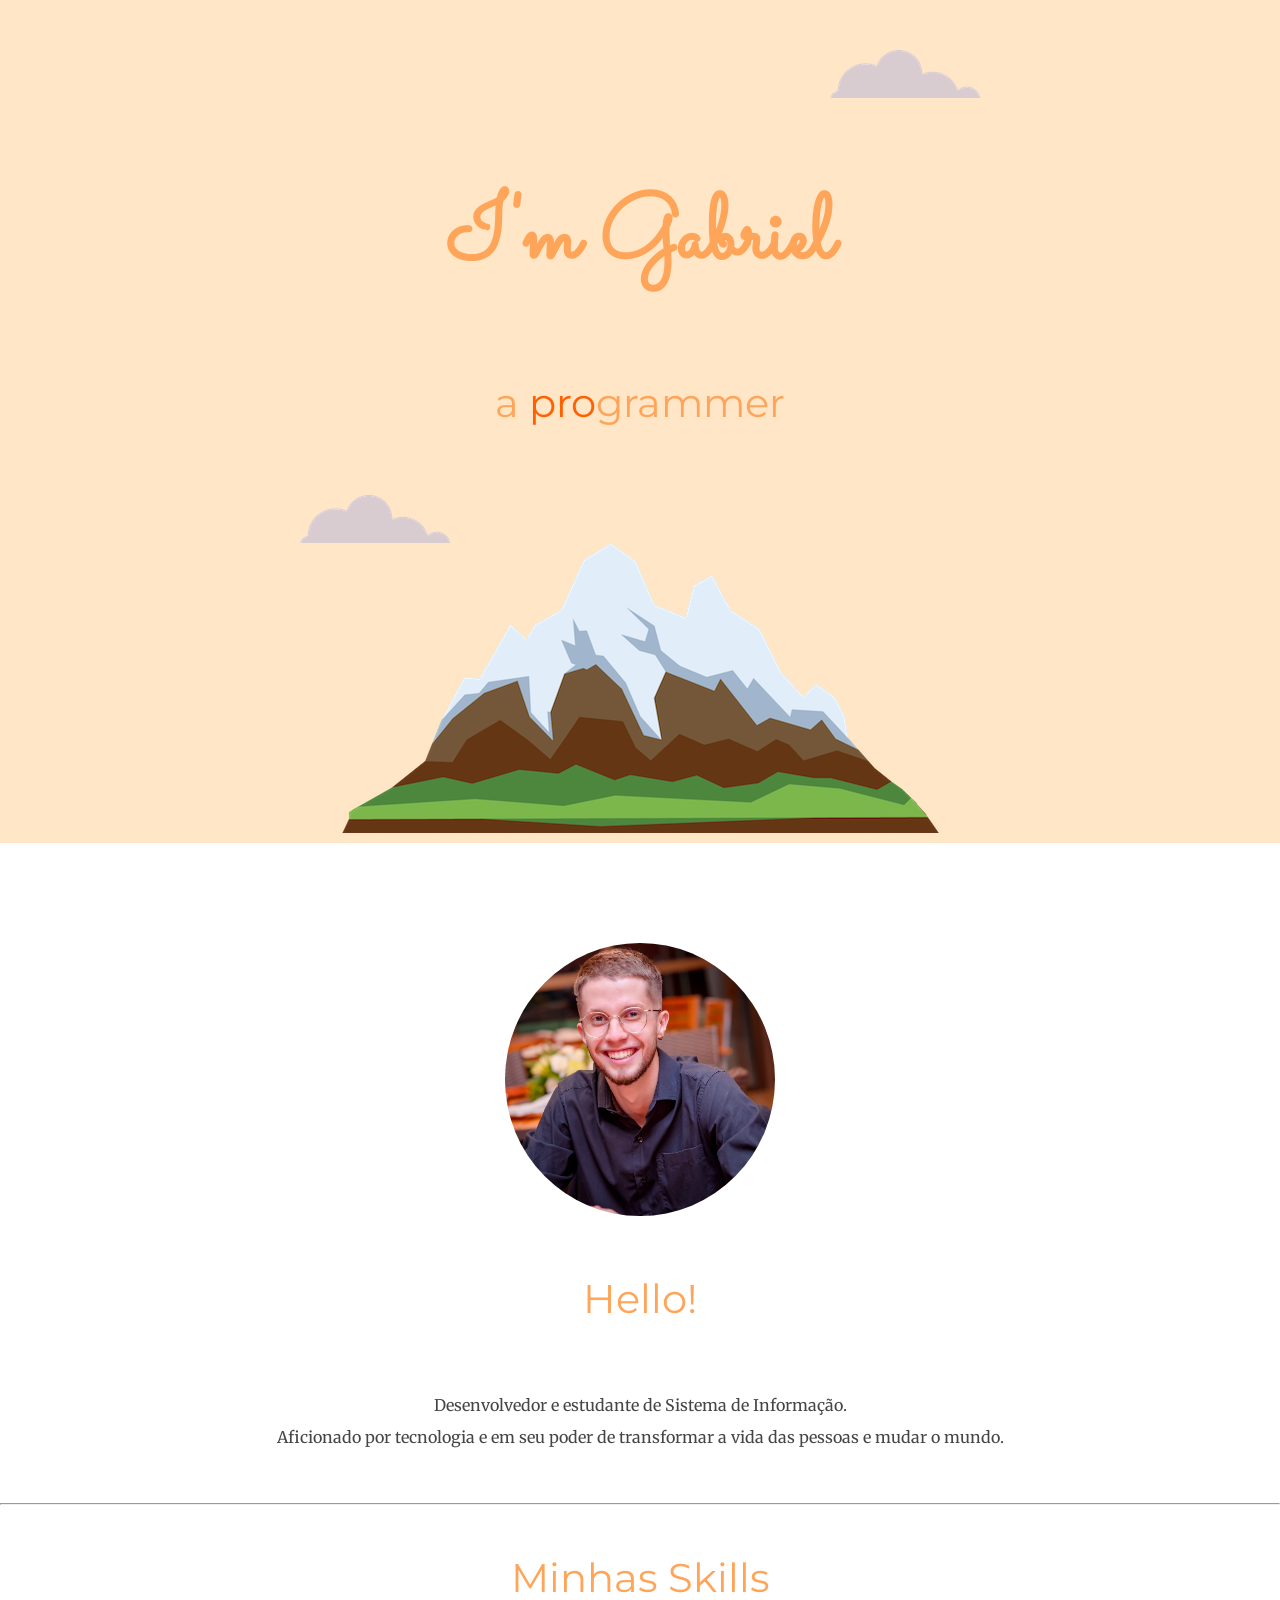
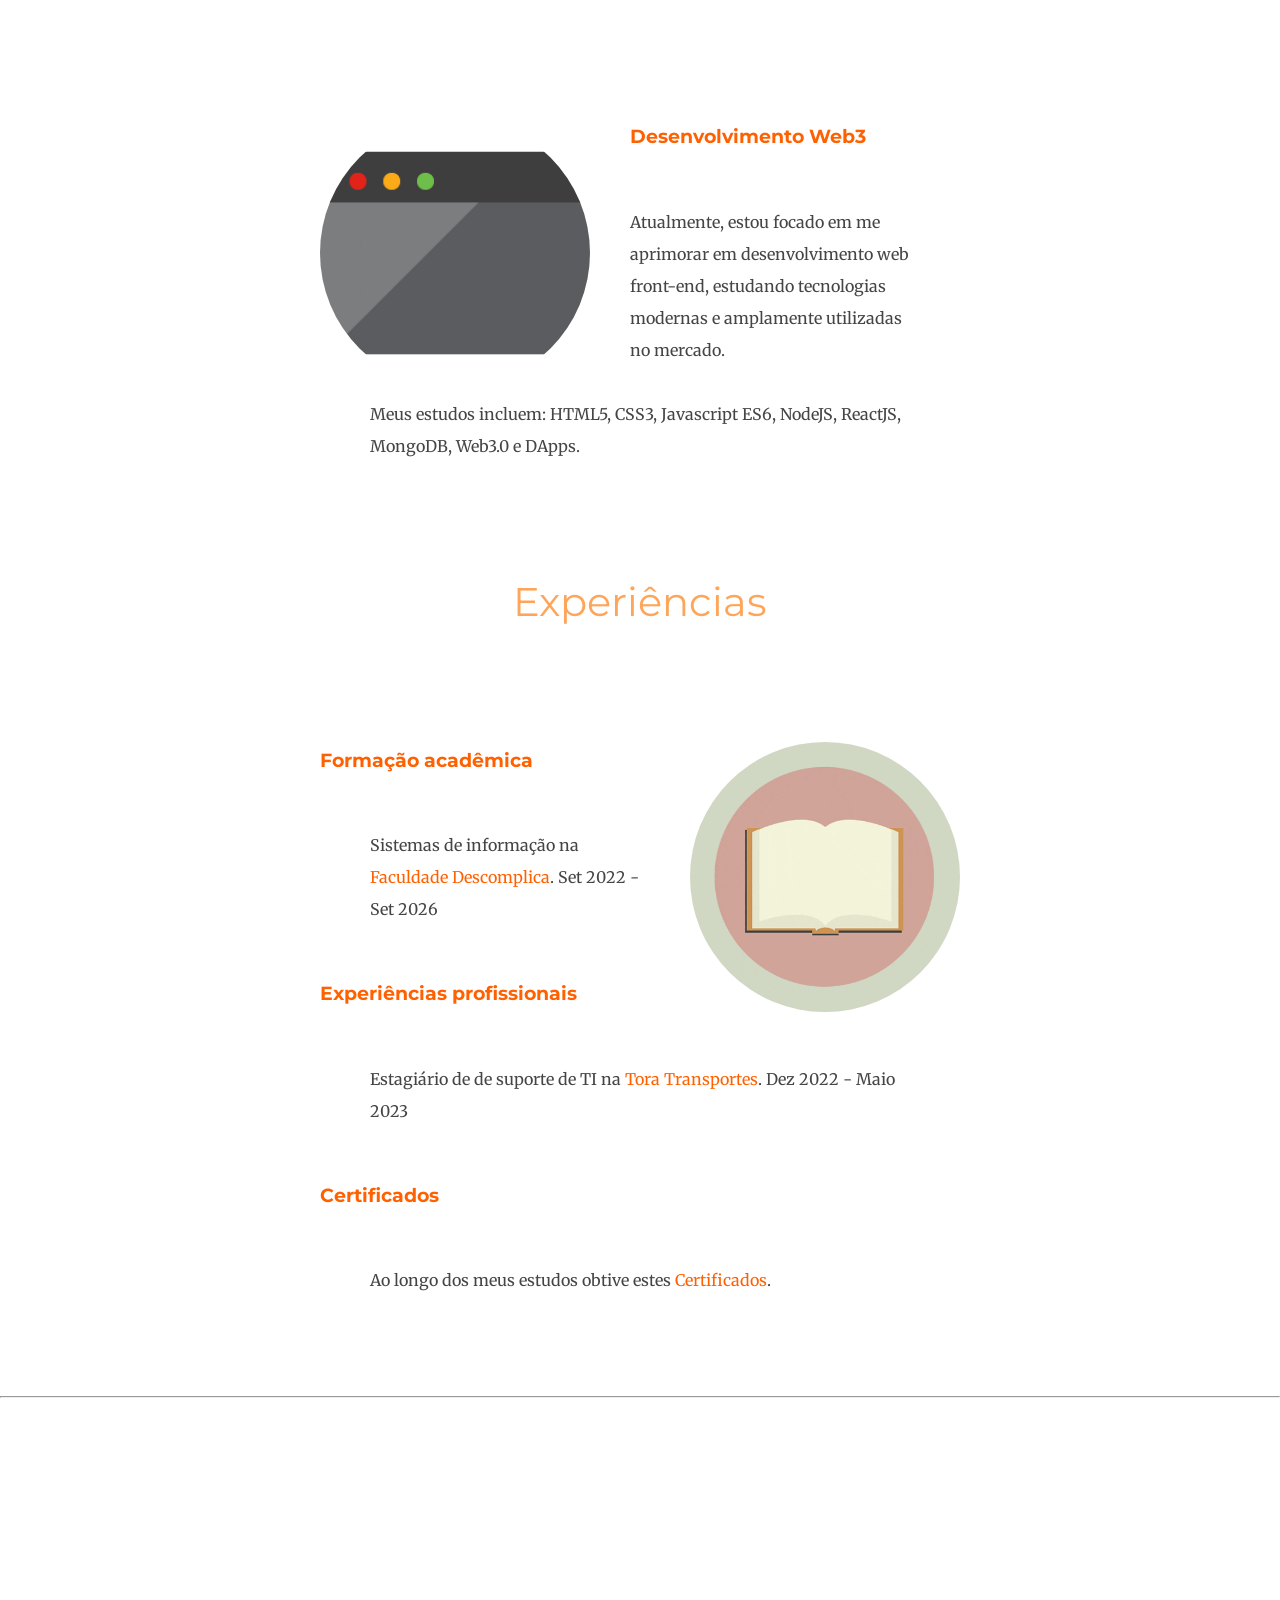
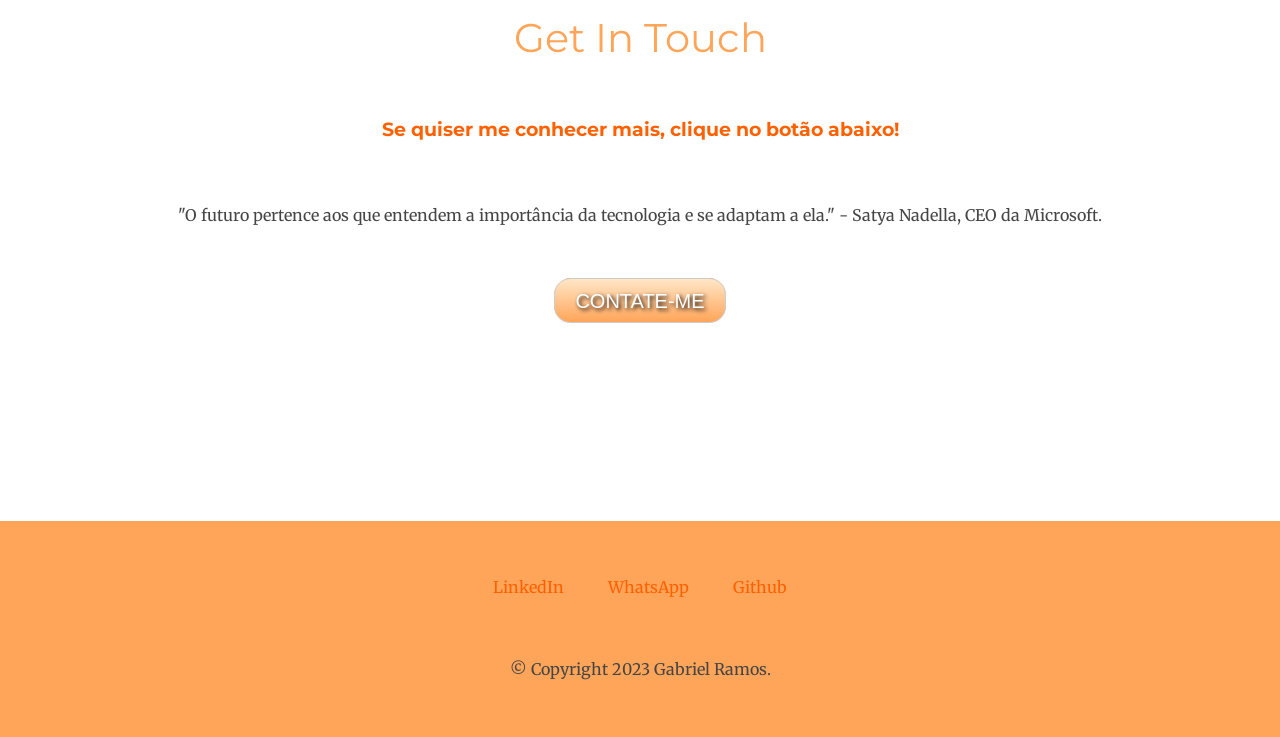
<file: index.html>
<!DOCTYPE html>
<html lang="pt-BR">

<head>
    <meta charset="UTF-8">
    <meta http-equiv="X-UA-Compatible" content="IE=edge">
    <meta name="viewport" content="width=device-width, initial-scale=1.0">
    <link rel="stylesheet" type="text/css" href="css/style.css" media="screen">
    <link rel="icon" href="img/android-chrome-512x512.png">
    <link rel="preconnect" href="https://fonts.googleapis.com">
<link rel="preconnect" href="https://fonts.gstatic.com" crossorigin>
<link href="https://fonts.googleapis.com/css2?family=Merriweather&family=Montserrat&family=Sacramento&display=swap" rel="stylesheet">
    <title>Gabriel Ramos</title>
</head>

<body>
    <header>

    </header>

    <main>
        <div class="top-container">
            <img class="top-cloud" src="img/cloud.png" alt="cloud-img">
            <h1>I'm Gabriel</h1>
            <h2>a <span class="pro">pro</span>grammer</h2>
            <img class="bottom-cloud"  src="img/cloud.png" alt="cloud-img">
            <img src="img/mountain.png" alt="mountain-img">
        </div>
        <div class="middle-container">
            <div class="profile">
              <img class="perfil-foto" src="img/foto-perfil.jpeg" alt="Minha foto de perfil">
              <h2>Hello!</h2>
              <p>Desenvolvedor e estudante de Sistema de Informação. <br>
                Aficionado por tecnologia e em seu poder de transformar a vida das pessoas e mudar o mundo.</p>
            </div>
            <hr>
            <div class="about">
              <h2>Minhas Skills</h2>
              <div class="skill-row">
                <img class="foto-web" src="img/giphy (1).gif" alt="gif de um código">
                <h3>Desenvolvimento Web3</h3>
                <p>Atualmente, estou focado em me aprimorar em desenvolvimento web front-end, estudando tecnologias modernas e amplamente utilizadas no mercado.<br>
                    <br>Meus estudos incluem: HTML5, CSS3, Javascript ES6, NodeJS, ReactJS, MongoDB, Web3.0 e DApps.</p>
              </div>
              <h2>Experiências</h2>
              <div class="skill-row">
                <img class="foto-livro" src="img/giphy.gif" alt="gif de um livro">
                <h3>Formação acadêmica</h3>
                <p>Sistemas de informação na <a href="https://descomplica.com.br/faculdade/" target="_blank">Faculdade Descomplica</a>. Set 2022 - Set 2026</p>
                <h3>Experiências profissionais</h3>
                <p>Estagiário de de suporte de TI na <a href="https://tora.com.br/?gclid=CjwKCAjwitShBhA6EiwAq3RqA5WRQVuWbzne1Mt30epawzN8vlIstln8vOw2cmplfs41BYhvaXciDxoCkrQQAvD_BwE" target="_blank">Tora Transportes</a>. Dez 2022 - Maio 2023</p>
                <h3>Certificados</h3>
                <p>Ao longo dos meus estudos obtive estes<a href="https://drive.google.com/drive/folders/1IhJllszrxeZV8mcyFAvowCb2UZG8vqTk?usp=share_link" target="_blank"> Certificados</a>.</p>
              </div>
            </div>
            <hr>
            <div class="contact-me">
              <h2>Get In Touch</h2>
              <h3>Se quiser me conhecer mais, clique no botão abaixo!</h3>
              <p>"O futuro pertence aos que entendem a importância da tecnologia e se adaptam a ela." - Satya Nadella, CEO da Microsoft.</p>
              <a class="btn" href="mailto:grcd1512@gmail.com">CONTATE-ME</a>
            </div>
          </div>   
    </main>

    <footer>
      <div class="bottom-container">
        <a class="footer-link" href="https://www.linkedin.com/in/gabrielramos1512/" target="_blank">LinkedIn</a>
        <a class="footer-link" href="https://wa.me/5531986516620" target="_blank">WhatsApp</a>
        <a class="footer-link" href="https://github.com/BielRamoss" target="_blank">Github</a>
        <p>&#169; Copyright 2023 Gabriel Ramos.</p>
      </div>
    </footer>
</body>

</html>
</file>
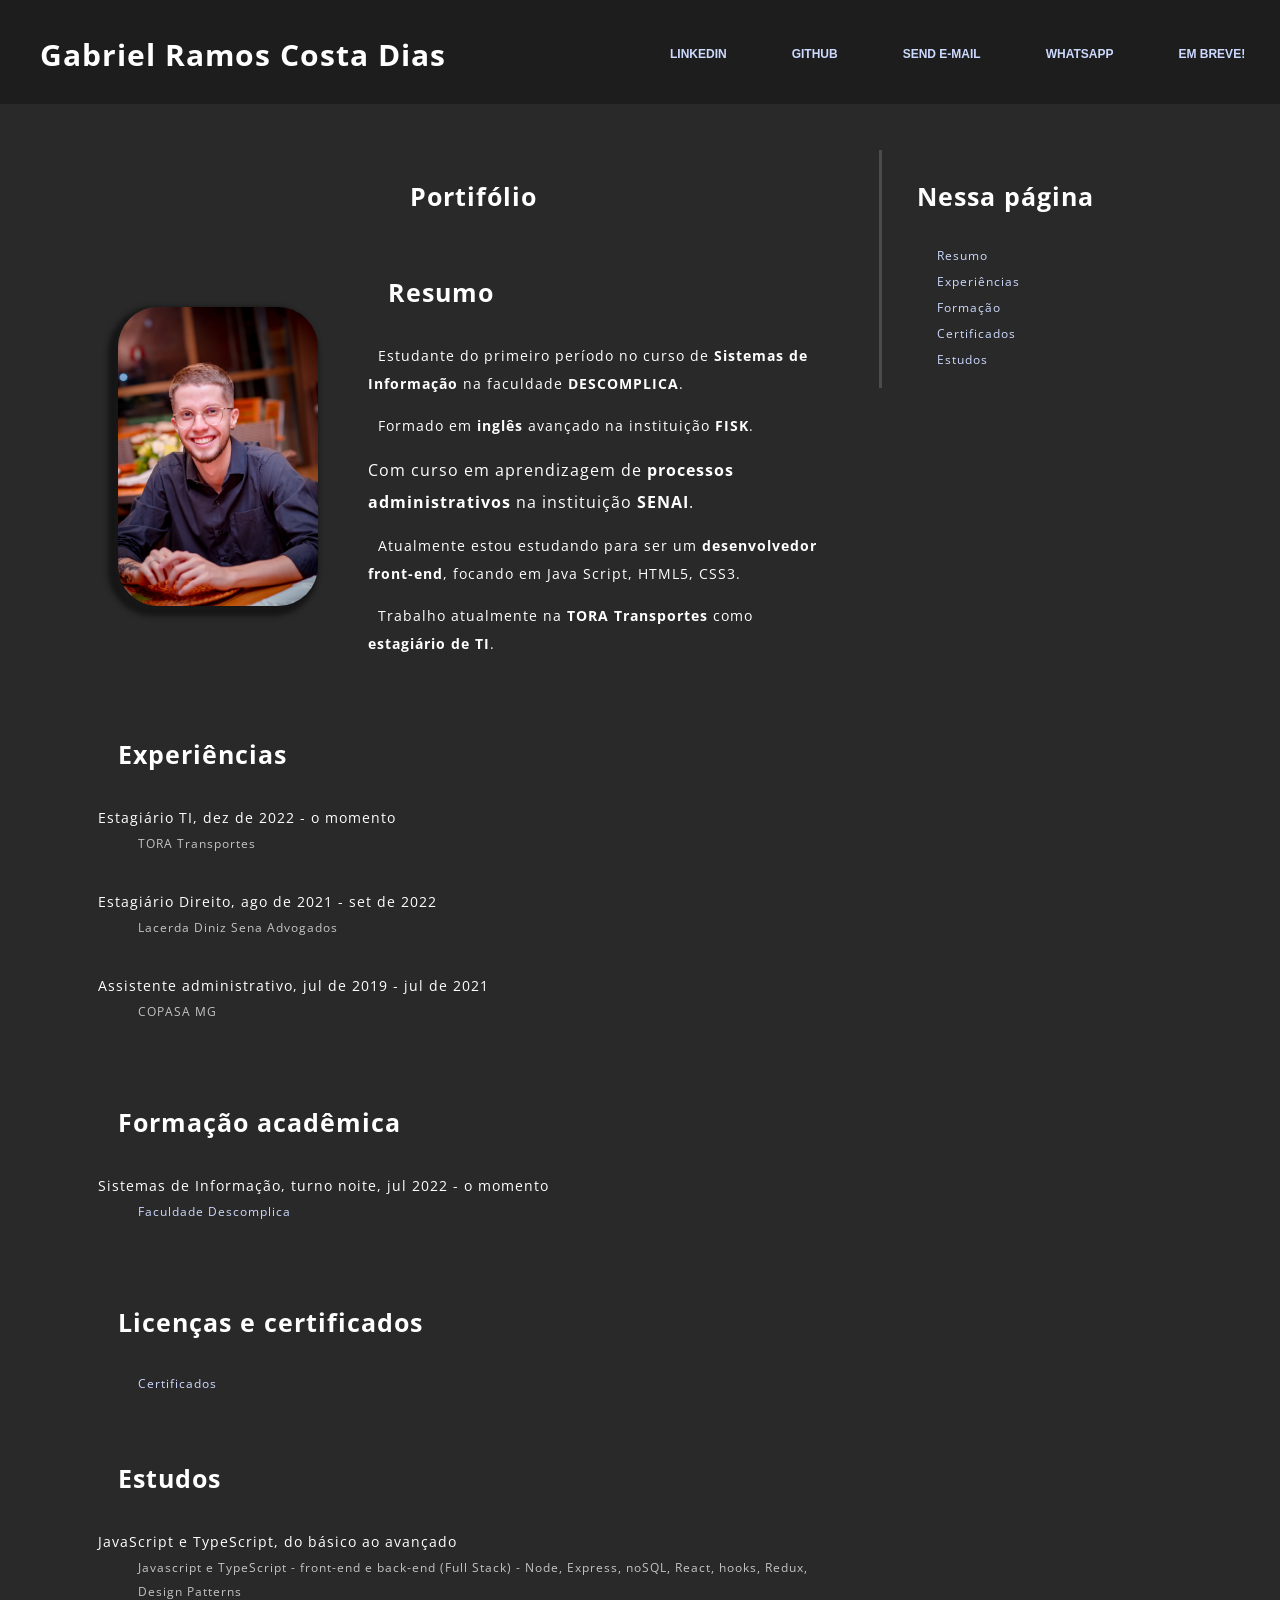
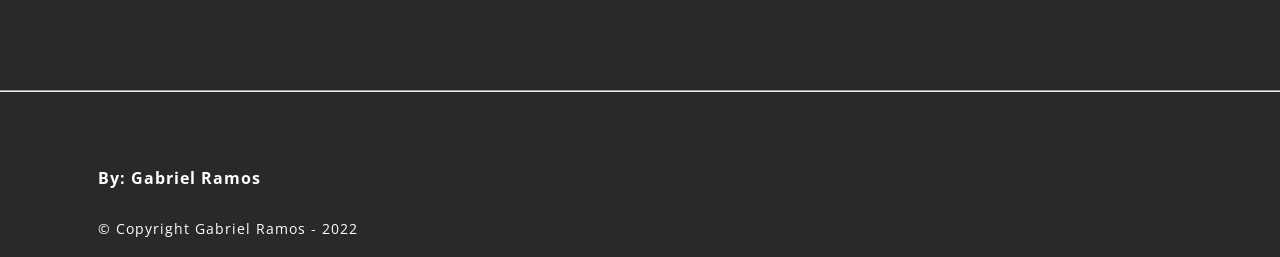
<file: Portifolio/index.html>
<!DOCTYPE html>
<html lang="pt-BR">

<head>
    <meta charset="UTF-8">
    <link href="style/estilo.css" rel="stylesheet">
    <link href="style/index.css" rel="stylesheet">
    <link href="http://fonts.googleapis.com/css?family=Open+Sans" rel="stylesheet">
    <meta http-equiv="X-UA-Compatible" content="IE=edge">
    <meta name="viewport" content="width=device-width, initial-scale=1.0">
    <title>Portifólio - Gabriel Ramos</title>
</head>

<body>
    <main>
        <div class="portifolio">
            <header>
                <div id="cabecalho">
                    <h1>Gabriel Ramos Costa Dias</h1>
                    <nav>
                        <ul id="menu">
                            <button class="link-nav">
                                <li><a href="https://www.linkedin.com/in/gabrielramos1512/" target="_blank"
                                        class="link-nav">LinkedIn</a>
                                </li>
                            </button>
                            <button class="link-nav">
                                <li><a href="https://github.com/BielRamoss/BielRamoss" target="_blank"
                                        class="link-nav">GitHub</a></li>
                            </button>
                            <button class="link-nav">
                                <li><a href="mailto: grcd1512@gmail.com" target="_blank" class="link-nav">Send
                                        E-mail</a>
                                </li>
                            </button>
                            <button class="link-nav">
                                <li><a href="https://wa.me/5531986516620" target="_blank" class="link-nav">WhatsApp</a>
                                </li>
                            </button>
                            <button class="link-nav">
                                <li><a href="projetos.html" class="link-nav">Em breve!</a></li>
                        </ul>
                        <nav>
                </div>
            </header>

            <div class="corpo">
                <div>
                    <h2>Portifólio</h2>
                    <div class="resumo">
                        <img src="imagens/foto-perfil.jpeg" class="foto-perfil" alt="minha foto de perfil"
                            width="200px">
                        <div class="resumo-txt">
                            <h3 id="resumo">Resumo</h3>
                            <p>Estudante do primeiro período no curso de <strong>Sistemas de Informação</strong> na
                                faculdade
                                <strong>DESCOMPLICA</strong>.
                            <p>Formado em <strong>inglês</strong> avançado na instituição <strong>FISK</strong>.</p>
                            Com curso em aprendizagem de <strong>processos administrativos</strong> na instituição
                            <strong>SENAI</strong>.</p>
                            <p>Atualmente estou estudando para ser um <strong>desenvolvedor front-end</strong>, focando em
                                Java Script,
                                HTML5, CSS3.</p>
                            <p>Trabalho atualmente na <strong>TORA Transportes</strong> como <strong>estagiário de
                                    TI</strong>.</p>
                            </p>
                        </div>
                    </div>
                    <br>

                    <h3 id="exp">Experiências</h3>
                    <dl>
                        <dt>Estagiário TI, dez de 2022 - o momento</dt>
                        <dd>TORA Transportes</dd><br>
                        <dt>Estagiário Direito, ago de 2021 - set de 2022</dt>
                        <dd>Lacerda Diniz Sena Advogados</dd><br>
                        <dt>Assistente administrativo, jul de 2019 - jul de 2021</dt>
                        <dd>COPASA MG</dd>
                    </dl>

                    <br>

                    <h3 id="formacao">Formação acadêmica</h3>
                    <dl>
                        <dt>Sistemas de Informação, turno noite, jul 2022 - o momento</dt>
                        <dd> <a href="https://descomplica.com.br/blog/" target="_blank" class="link">Faculdade
                                Descomplica</a></dd>
                    </dl>
                    <br>

                    <h3 id="license">Licenças e certificados</h3>
                    <dt>
                    <dd><a href="https://drive.google.com/drive/folders/1IhJllszrxeZV8mcyFAvowCb2UZG8vqTk"
                            target="_blank" class="link">Certificados</a></dd>
                    </dt>
                    <br>

                    <h3 id="estudo">Estudos</h3>
                    <dl>
                        <dt>JavaScript e TypeScript, do básico ao avançado</dt>
                        <dd>Javascript e TypeScript - front-end e back-end (Full Stack) - Node, Express, noSQL, React,
                            hooks,
                            Redux,
                            Design Patterns</dd>
                        <dt></dt>
                        <dt></dt>
                    </dl>
                </div>
                <div id="navegacao">
                    <nav id="nav">
                        <h2>Nessa página</h2>
                        <ul>
                            <li><a href="#resumo" class="bar-nav">Resumo</a></li>
                            <li><a href="#exp" class="bar-nav">Experiências</a></li>
                            <li><a href="#formacao" class="bar-nav">Formação</a></li>
                            <li><a href="#license" class="bar-nav">Certificados</a></li>
                            <li><a href="#estudo" class="bar-nav">Estudos</a></li>
                        </ul>
                    </nav>
                </div>
            </div>
        </div>
    </main>

    <hr>

    <footer>
        <h4>By: Gabriel Ramos</h4>
        <p class="copyright">&copy; Copyright Gabriel Ramos - 2022</p>
    </footer>

</body>

</html>
</file>
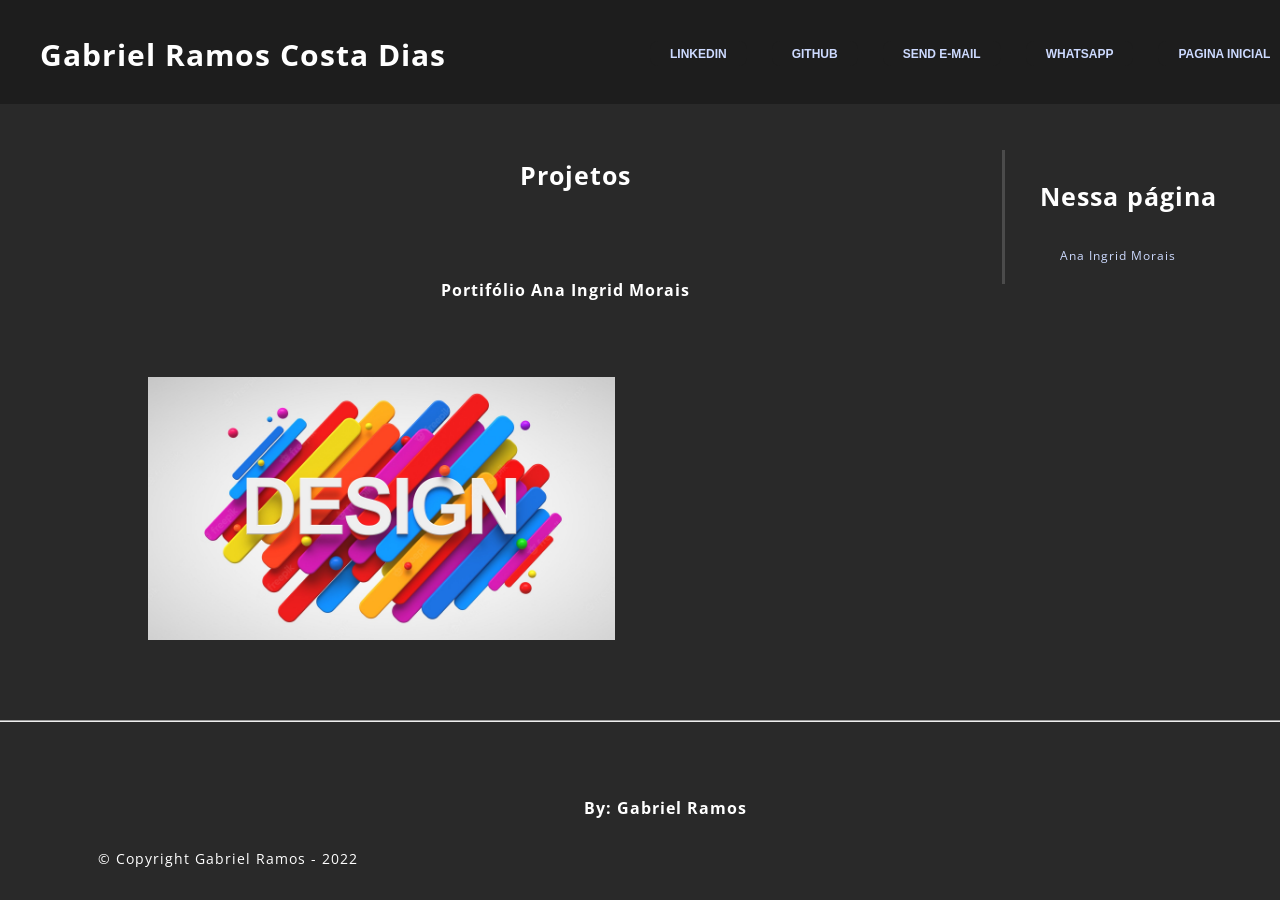
<file: Portifolio/projetos.html>
<!DOCTYPE html>
<html lang="pt-BR">

<head>
    <meta charset="UTF-8">
    <link href="style/estilo.css" rel="stylesheet">
    <link href="style/projetos.css" rel="stylesheet">
    <link href="http://fonts.googleapis.com/css?family=Open+Sans" rel="stylesheet">
    <meta http-equiv="X-UA-Compatible" content="IE=edge">
    <meta name="viewport" content="width=device-width, initial-scale=1.0">
    <title>Projetos - Gabriel Ramos</title>
</head>

<body>

    <header>
        <div id="cabecalho">
            <a href="index.html">
                <h1>Gabriel Ramos Costa Dias</h1>
            </a>
            <nav>
                <ul id="menu">
                    <button class="link-nav">
                        <li><a href="https://www.linkedin.com/in/gabrielramos1512/" target="_blank"
                                class="link-nav">LinkedIn</a>
                        </li>
                    </button>
                    <button class="link-nav">
                        <li><a href="https://github.com/BielRamoss/BielRamoss" target="_blank"
                                class="link-nav">GitHub</a></li>
                    </button>
                    <button class="link-nav">
                        <li><a href="mailto: grcd1512@gmail.com" target="_blank" class="link-nav">Send E-mail</a></li>
                    </button>
                    <button class="link-nav">
                        <li><a href="https://wa.me/5531986516620" target="_blank" class="link-nav">WhatsApp</a></li>
                    </button>
                    <button class="link-nav">
                        <li><a href="index.html" class="link-nav">Pagina Inicial</a></li>
                </ul>
                <nav>
        </div>
    </header>
    <div id="navegacao">
        <nav id="nav">
            <h2>Nessa página</h2>
            <ul>
                <li><a href="#ana" class="bar-nav">Ana Ingrid Morais</a></li>
                <li><a href="#exp" class="bar-nav"></a></li>
                <li><a href="#formacao" class="bar-nav"></a></li>
                <li><a href="#license" class="bar-nav"></a></li>
                <li><a href="estudo" class="bar-nav"></a></li>
            </ul>
        </nav>
    </div>

    <main>
        <h2>Projetos</h2>

        <br>

        <div class="trab" id="ana">
            <h4>Portifólio Ana Ingrid Morais</h4>
            <a href="" id="img-link"><img src="imagens/Imagem-ana.jpg" alt="portifólio feito por mim." width="50%"></a>
        </div>


    </main>

    <hr>

    <footer>
        <h4>By: Gabriel Ramos</h4>
        <p class="copyright">&copy; Copyright Gabriel Ramos - 2022</p>
    </footer>

</body>

</html>
</file>
<file: css/style.css>
body {
    margin: 0;
    text-align: center;
    font-family: 'Merriweather', serif;
    font-size: 1rem;
    line-height: 2;
}

h1 {
    color: #FFA559;
    width: 50%;
    margin: 0 auto;
    font-family: 'Sacramento', cursive;
    font-size: 5.625rem;
    /*16px = 100% = 1em = 1rem(independente do tamanho dos pais, estatico no valor)*/
    margin: 50px auto 0 auto;
}

h2 {
    font-family: 'Montserrat', sans-serif;
    font-size: 2.5rem;
    font-weight: normal;
    color: #FFA559;
}

h3 {
    font-family: 'Montserrat', sans-serif;
    color: #FF6000;
}

.perfil-foto {
    width: 270px;
    border-radius: 100%;
}

.top-container {
    background-color: #FFE6C7;
    position: relative;
    padding-top: 100px;
    
}

.middle-container {
    margin-top: 100px;
}

.pro {
    color: #FF6000;
}

p {
    color: #454545;
    margin: 50px;
}

.bottom-cloud {
    position: absolute;
    left: 300px;
    bottom: 300px;
}

.top-cloud {
    position: absolute;
    right: 300px;
    top: 50px;
}

a {
    color: #FF6000;
    text-decoration: none;
}

.skill-row {
    width: 50%;
    margin: 100px auto;
    text-align: left;
}

.foto-web {
    width: 270px;
    border-radius: 100%;
    float: left;
    margin-right: 40px;
}

.foto-livro {
    width: 270px;
    border-radius: 100%;
    float: right;
    margin-left: 30px;
}

.contact-me {
    margin: 200px 0;
}

.btn {
  background: #FFE6C7;
  background-image: -webkit-linear-gradient(top, #FFE6C7, #FFA559);
  background-image: -moz-linear-gradient(top, #FFE6C7, #FFA559);
  background-image: -ms-linear-gradient(top, #FFE6C7, #FFA559);
  background-image: -o-linear-gradient(top, #FFE6C7, #FFA559);
  background-image: linear-gradient(to bottom, #FFE6C7, #FFA559);
  -webkit-border-radius: 17;
  -moz-border-radius: 17;
  border-radius: 17px;
  text-shadow: 2px 2px 4px #000000;
  font-family: Arial;
  color: #ffffff;
  font-size: 20px;
  padding: 11px 20px 10px 20px;
  border: solid #cbcdcf 1px;
  text-decoration: none;
}

.btn:hover {
  background: #FFA559;
  background-image: -webkit-linear-gradient(top, #FFA559, #FF6000);
  background-image: -moz-linear-gradient(top, #FFA559, #FF6000);
  background-image: -ms-linear-gradient(top, #FFA559, #FF6000);
  background-image: -o-linear-gradient(top, #FFA559, #FF6000);
  background-image: linear-gradient(to bottom, #FFA559, #FF6000);
  text-decoration: none;
}

footer{
    background-color: #FFA559;
    padding: 50px 0 2px 0px;
}

.footer-link{
    margin: 20px;
}
</file>
<file: Portifolio/style/estilo.css>
html {
  line-height: 2;
  letter-spacing: 1px;
  font-family: "Open Sans", sans-serif;
  background-color: #292929;
  color: rgb(255, 255, 255);
  max-width: 1200px;
  overflow: auto;
  margin: 0 auto;
  scroll-behavior: smooth;
}

header {
  background-color: #1d1d1d;
  position: fixed;
  top: 0;
  left: 0;
  right: 0;
  padding: 0 0 40px 0;
}

#cabecalho {
  max-width: 1200px;
  margin: 0 auto;
}

main {
  margin-left: 50px;
  margin-top: 150px;
  margin-right: 200px;
}

h1 a,
h1 {
  font-size: 30px;
  position: absolute;
  top: 5px;
  color: rgb(255, 255, 255);
}

h2,
h3 {
  font-size: 25px;
  text-indent: 20px;
}

h2 {
  text-align: center;
}

li {
  font-size: 13px;
  list-style: none;
}

dt,
p {
  font-size: 14px;
}

dd {
  font-size: 12px;
  color: #c5c5c5;
}

hr {
  margin-left: -70px;
  margin-top: 70px;
  margin-bottom: 70px;
  margin-right: -70px;
}

a {
  color: rgb(205, 218, 255);
  text-decoration: none;
  font-size: 12px;
}

a:active {
  color: #04184e
}

#menu {
  position: relative;
  left: 550px;
  top: 20px;
}

#menu button {
  margin: 0 0 0 20px;
  list-style: none;
}

footer {
  margin-left: 50px;
}

#navegacao {
  margin-left: auto;
  width: 230px;
}

#nav {
  position: fixed;
  border-left: 3px solid rgba(80, 80, 80, 0.897);
  padding-left: 15px;
}

button {
  background-color: #1d1d1d;
  text-transform: uppercase;
  border: none;
  cursor: pointer;
  padding: 5px 20px;
  font-weight: bold;
  border-radius: 8px;
}

.corpo {
  display: flex;
  flex-direction: row;
  gap: 50px;
}

.portifolio {
  display: flex;
  flex-direction: column;
}

.link-nav {
  position: relative;
}

.link-nav ::before {
  content: '';
  position: absolute;
  left: 0;
  bottom: 0;
  width: 100%;
  height: 2px;
  background-color: #ffffff;
  scale: 0 1;
  transition: scale 0.25s;
}

.link-nav:hover::before {
  scale: 1;
}

.bar-nav:hover {
  color: #4e7dff;
}

.link:hover {
  color: #4e7dff;
}
</file>
<file: Portifolio/style/index.css>
.resumo {
  display: flex;
  flex-direction: row;
  gap: 50px;
  align-items: center;
  overflow: auto;
}

.resumo-txt {
  text-indent: 10px;
}

img{
  margin-left: 20px;
  border-radius: 40px;
  box-shadow: -5px 5px 5px 5px rgb(22, 22, 22);
}
</file>
<file: Portifolio/style/projetos.css>
img {
  margin-left: 50px;
  margin-top: 50px;
}

h4 {
  text-align: center;
}
</file>
